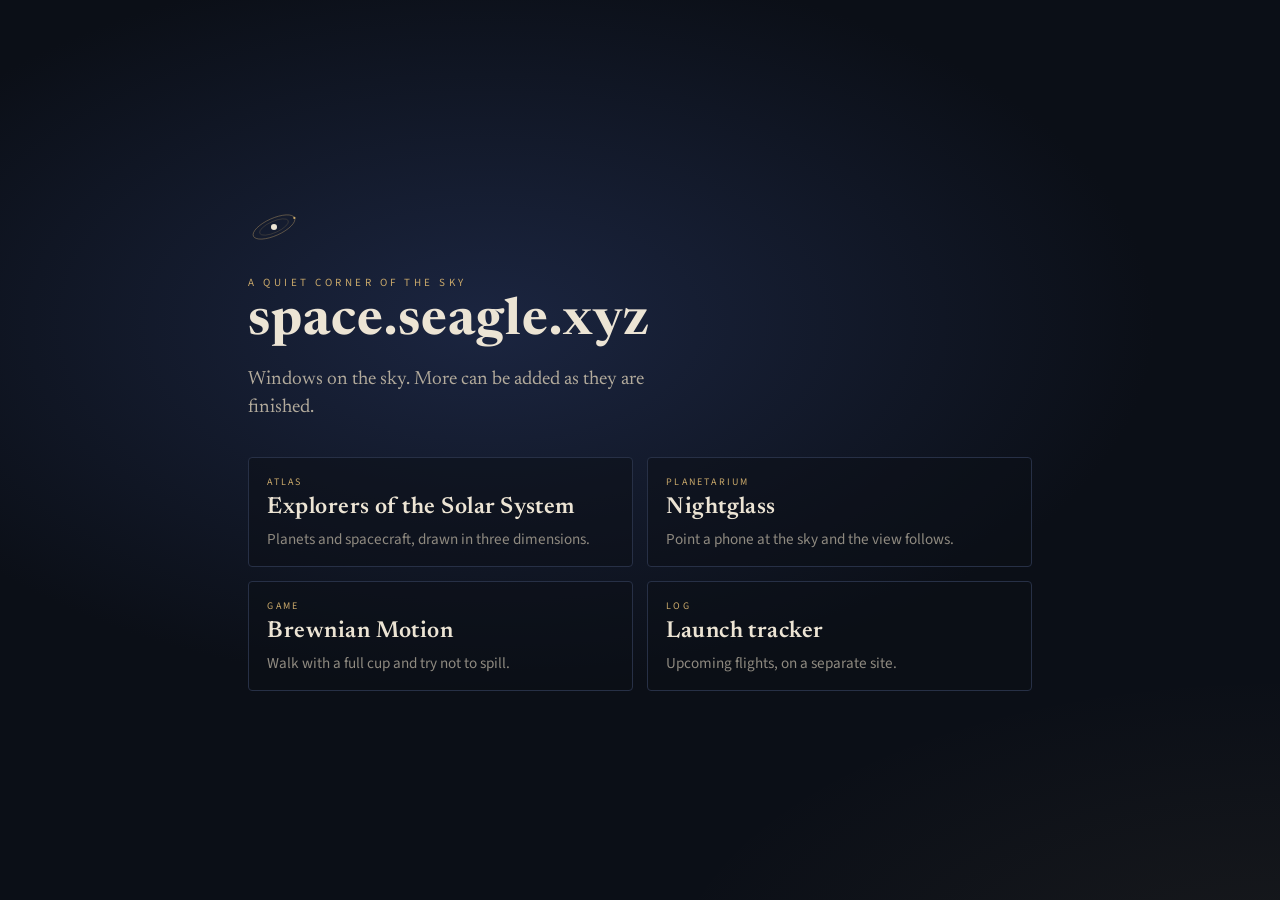
<file: index.html>
<!doctype html>
<html lang="en">
<head>
  <meta charset="utf-8">
  <meta name="viewport" content="width=device-width, initial-scale=1">
  <title>space.seagle.xyz</title>
  <meta name="description" content="space.example.com. A probe atlas, a phone planetarium, a coffee game, and a launch log.">
  <meta name="theme-color" content="#0b0f17">
  <meta name="color-scheme" content="dark">
  <link rel="icon" href="data:image/svg+xml,%3Csvg xmlns='http://www.w3.org/2000/svg' viewBox='0 0 32 32'%3E%3Cellipse cx='16' cy='16' rx='13' ry='6' fill='none' stroke='%23c9a86a' stroke-width='1.6' transform='rotate(-24 16 16)'/%3E%3Ccircle cx='16' cy='16' r='3.4' fill='%23ece4d4'/%3E%3C/svg%3E">
  <link rel="preconnect" href="https://fonts.googleapis.com">
  <link rel="preconnect" href="https://fonts.gstatic.com" crossorigin>
  <link href="https://fonts.googleapis.com/css2?family=Newsreader:opsz,wght@6..72,400;6..72,600;6..72,700&family=Source+Sans+3:wght@300;400;500&display=swap" rel="stylesheet">
  <style>
    :root {
      --ink: #0b0f17;
      --line: #273046;
      --paper: #ece4d4;
      --paper-dim: #b3ab9c;
      --muted: #8f8a80;
      --gold: #c9a86a;
      --serif: "Newsreader", "Iowan Old Style", Palatino, serif;
      --sans: "Source Sans 3", "Source Sans Pro", "Helvetica Neue", Helvetica, Arial, sans-serif;
    }
    * { box-sizing: border-box; }
    html, body { margin: 0; min-height: 100%; }
    body {
      background:
        radial-gradient(90% 70% at 38% 36%, #1b2540 0%, rgba(27, 37, 64, 0) 58%),
        radial-gradient(70% 50% at 100% 110%, rgba(201, 168, 106, 0.07), transparent 70%),
        var(--ink);
      color: var(--paper);
      font-family: var(--sans);
    }
    :focus-visible { outline: 2px solid var(--gold); outline-offset: 3px; }
    .skip {
      position: absolute; left: 1rem; top: -3rem; z-index: 2;
      background: var(--paper); color: var(--ink); padding: 0.4rem 0.7rem;
    }
    .skip:focus { top: 0.6rem; }
    main {
      min-height: 100vh;
      min-height: 100dvh;
      display: flex;
      flex-direction: column;
      justify-content: center;
      padding: 3.5rem 1.5rem 4rem;
      max-width: 52rem;
      margin: 0 auto;
    }
    .menu {
      display: grid;
      grid-template-columns: 1fr;
      gap: 0.85rem;
      margin-top: 2.2rem;
      width: 100%;
    }
    @media (min-width: 760px) {
      .menu { grid-template-columns: 1fr 1fr; }
    }
    .sigil { width: 52px; height: 52px; overflow: visible; }
    .sigil ellipse { fill: none; stroke: var(--gold); stroke-width: 1.1; opacity: 0.75; }
    .sigil ellipse + ellipse { opacity: 0.35; }
    .sigil-body { fill: var(--paper); }
    .sigil-moon { fill: var(--gold); }
    .kicker {
      margin: 1.4rem 0 0;
      color: var(--gold);
      font-size: 11px;
      letter-spacing: 0.32em;
      text-transform: uppercase;
    }
    h1 {
      margin: 0.35rem 0 0;
      font-family: var(--serif);
      font-weight: 700;
      font-size: clamp(2.1rem, 6vw, 3.2rem);
      letter-spacing: 0.02em;
      line-height: 1.05;
    }
    .lede {
      margin: 1rem 0 0;
      max-width: 28rem;
      color: var(--paper-dim);
      font-family: var(--serif);
      font-size: 1.2rem;
      line-height: 1.45;
    }
    .entry {
      display: flex;
      flex-direction: column;
      justify-content: center;
      min-height: 6.4rem;
      margin-top: 0;
      padding: 1.1rem 1.15rem 1rem;
      max-width: 28rem;
      text-decoration: none;
      color: inherit;
      border: 1px solid var(--line);
      border-radius: 4px;
      background: rgba(11, 15, 23, 0.55);
    }
    .entry:hover { border-color: var(--gold); background: rgba(201, 168, 106, 0.08); }
    .entry-kicker {
      display: block;
      color: var(--gold);
      font-size: 10px;
      letter-spacing: 0.22em;
      text-transform: uppercase;
    }
    .entry-title {
      display: block;
      margin-top: 0.35rem;
      font-family: var(--serif);
      font-size: 1.45rem;
      font-weight: 600;
      letter-spacing: 0.02em;
      line-height: 1.15;
    }
    .entry-note {
      display: block;
      margin-top: 0.45rem;
      color: var(--muted);
      font-size: 0.95rem;
      line-height: 1.4;
    }
  </style>
</head>
<body>
  <a class="skip" href="/probes/">Skip to the atlas</a>
  <main>
    <svg class="sigil" viewBox="0 0 120 120" aria-hidden="true" focusable="false">
      <ellipse cx="60" cy="60" rx="52" ry="20" transform="rotate(-24 60 60)"/>
      <ellipse cx="60" cy="60" rx="36" ry="13" transform="rotate(-24 60 60)"/>
      <circle class="sigil-body" cx="60" cy="60" r="7"/>
      <circle class="sigil-moon" cx="107" cy="39" r="2.6"/>
    </svg>
    <p class="kicker">A quiet corner of the sky</p>
    <h1>space.seagle.xyz</h1>
    <p class="lede">Windows on the sky. More can be added as they are finished.</p>
    <nav class="menu" aria-label="Sites">
      <a class="entry" href="/probes/">
        <span class="entry-kicker">Atlas</span>
        <span class="entry-title">Explorers of the Solar System</span>
        <span class="entry-note">Planets and spacecraft, drawn in three dimensions.</span>
      </a>
      <a class="entry" href="/sky/">
        <span class="entry-kicker">Planetarium</span>
        <span class="entry-title">Nightglass</span>
        <span class="entry-note">Point a phone at the sky and the view follows.</span>
      </a>
      <a class="entry" href="/coffee/">
        <span class="entry-kicker">Game</span>
        <span class="entry-title">Brewnian Motion</span>
        <span class="entry-note">Walk with a full cup and try not to spill.</span>
      </a>
      <a class="entry" href="https://launch.seagle.xyz/">
        <span class="entry-kicker">Log</span>
        <span class="entry-title">Launch tracker</span>
        <span class="entry-note">Upcoming flights, on a separate site.</span>
      </a>
    </nav>
  </main>
</body>
</html>
</file>
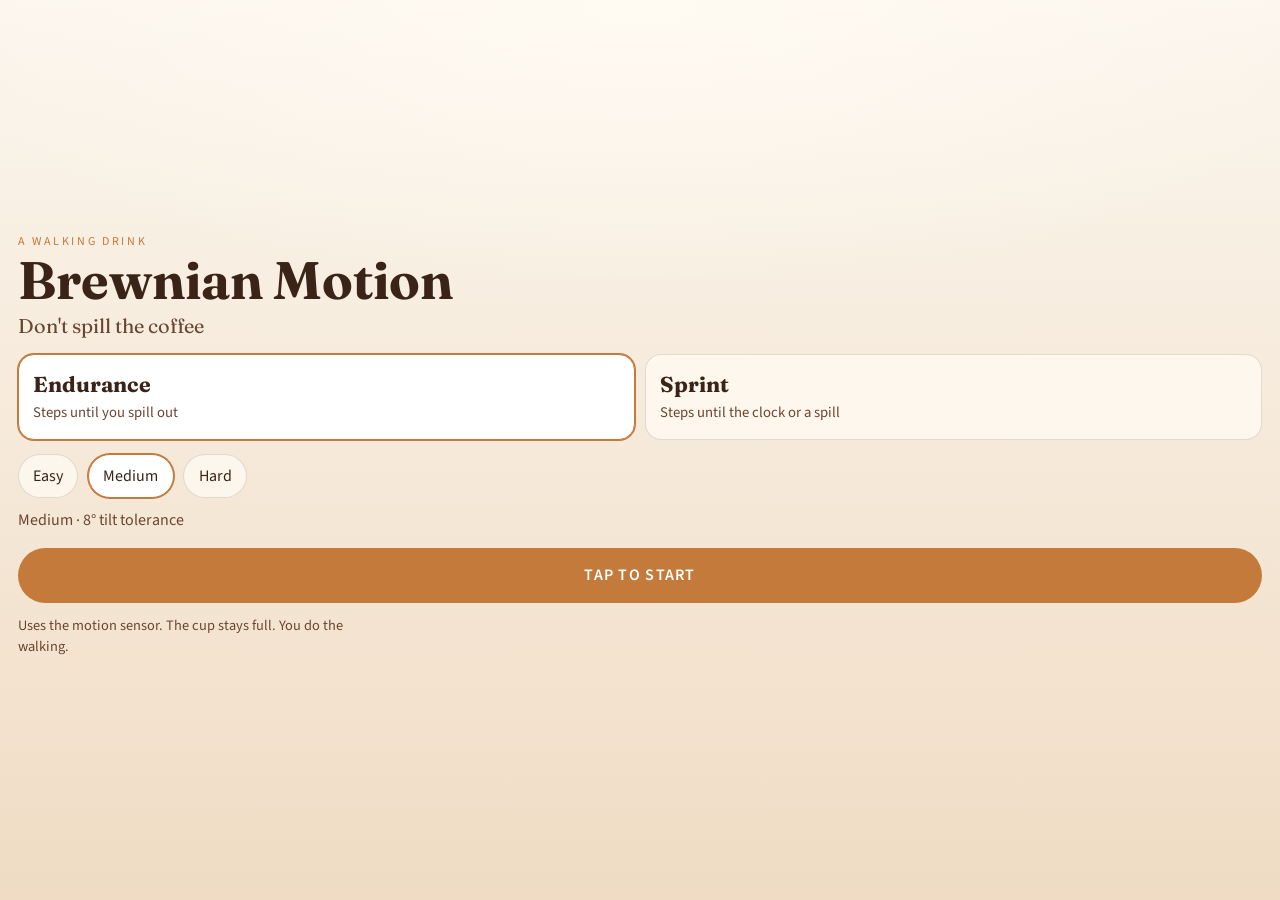
<file: coffee/index.html>
<!doctype html>
<html lang="en">
<head>
  <meta charset="utf-8">
  <meta name="viewport" content="width=device-width, initial-scale=1, viewport-fit=cover">
  <title>Brewnian Motion</title>
  <meta name="description" content="Don't spill the coffee. A phone game on space.example.com.">
  <meta name="theme-color" content="#f6efe4">
  <meta name="color-scheme" content="light">
  <link rel="preconnect" href="https://fonts.googleapis.com">
  <link rel="preconnect" href="https://fonts.gstatic.com" crossorigin>
  <link href="https://fonts.googleapis.com/css2?family=Fraunces:opsz,wght@9..144,560;9..144,680&family=Source+Sans+3:wght@400;600&display=swap" rel="stylesheet">
  <link rel="stylesheet" href="styles.css">
</head>
<body>
  <section class="gate" id="gate">
    <p class="kicker">A walking drink</p>
    <h1>Brewnian Motion</h1>
    <p class="sub">Don't spill the coffee</p>
    <div class="modes" role="group" aria-label="Mode">
      <button type="button" class="card on" data-mode="endurance">
        <strong>Endurance</strong>
        <span>Steps until you spill out</span>
      </button>
      <button type="button" class="card" data-mode="sprint">
        <strong>Sprint</strong>
        <span>Steps until the clock or a spill</span>
      </button>
    </div>
    <div class="sprint-times" id="sprint-times" hidden>
      <button type="button" data-secs="10" class="on">10s</button>
      <button type="button" data-secs="15">15s</button>
    </div>
    <div class="diffs" role="group" aria-label="Difficulty">
      <button type="button" data-diff="easy">Easy</button>
      <button type="button" data-diff="medium" class="on">Medium</button>
      <button type="button" data-diff="hard">Hard</button>
    </div>
    <p class="hint" id="hint">Medium · 8° tilt tolerance</p>
    <button type="button" class="start" id="start">Tap to start</button>
    <p class="note">Uses the motion sensor. The cup stays full. You do the walking.</p>
  </section>

  <div class="play" id="play" hidden>
    <canvas id="c"></canvas>
    <div class="hud" id="hud">
      <div>
        <p class="label">Steps</p>
        <p class="steps" id="steps">0</p>
      </div>
      <p class="badge" id="badge">Medium</p>
      <div class="level-wrap">
        <p class="label">Level</p>
        <div class="bubble" id="bubble" aria-hidden="true"><span id="bubble-dot"></span></div>
      </div>
      <div class="clock" id="clock" hidden>
        <p class="label">Sprint</p>
        <p class="timer" id="timer">0:10</p>
      </div>
    </div>
    <p class="hold" id="hold">Hold level · keep walking</p>
    <div id="debug" hidden>
      <p id="debug-text"></p>
      <canvas id="debug-wave" width="340" height="72"></canvas>
    </div>
    <p class="count" id="count" hidden>3</p>
    <section class="over" id="over" hidden>
      <div class="score">
        <p class="kicker">Brewnian Motion</p>
        <p class="over-mode" id="over-mode"></p>
        <p class="over-steps" id="over-steps">0</p>
        <p class="over-note" id="over-note"></p>
        <p class="best" id="best"></p>
        <div class="over-actions">
          <button type="button" id="share">Share</button>
          <button type="button" id="again">Play again</button>
        </div>
      </div>
    </section>
  </div>
  <script src="tilt.js"></script>
  <script src="stepdetect.js"></script>
  <script src="app.js"></script>
</body>
</html>
</file>
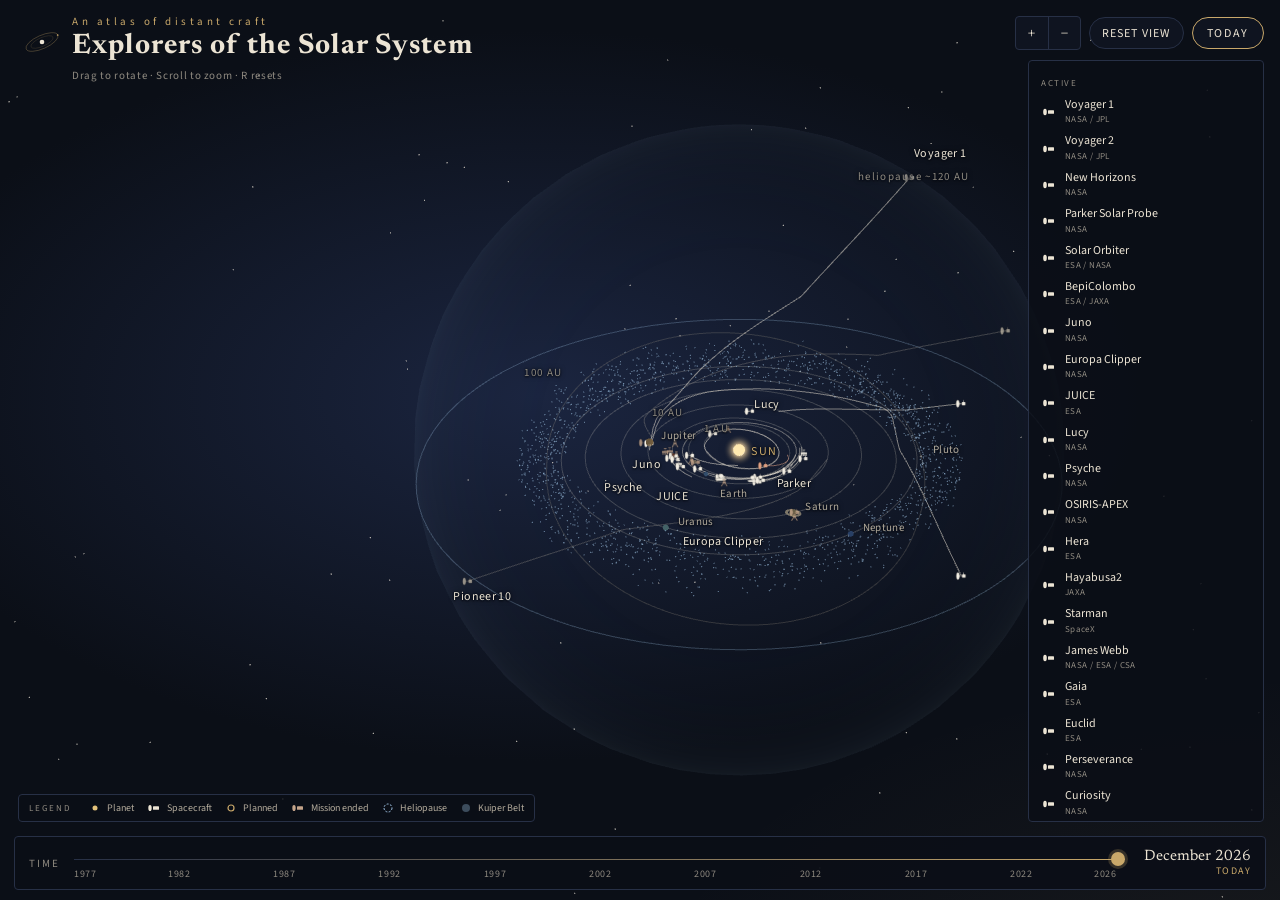
<file: probes/index.html>
<!doctype html>
<html lang="en">
<head>
  <meta charset="utf-8">
  <meta name="viewport" content="width=device-width, initial-scale=1">
  <title>Explorers of the Solar System</title>
  <meta name="description" content="A three-dimensional atlas of planets and spacecraft, from Voyager to the craft still flying.">
  <meta name="theme-color" content="#0b0f17">
  <meta name="color-scheme" content="dark">
  <link rel="icon" href="data:image/svg+xml,%3Csvg xmlns='http://www.w3.org/2000/svg' viewBox='0 0 32 32'%3E%3Cellipse cx='16' cy='16' rx='13' ry='6' fill='none' stroke='%23c9a86a' stroke-width='1.6' transform='rotate(-24 16 16)'/%3E%3Ccircle cx='16' cy='16' r='3.4' fill='%23ece4d4'/%3E%3C/svg%3E">
  <link rel="preconnect" href="https://fonts.googleapis.com">
  <link rel="preconnect" href="https://fonts.gstatic.com" crossorigin>
  <link href="https://fonts.googleapis.com/css2?family=Newsreader:opsz,wght@6..72,400;6..72,600;6..72,700&family=Source+Sans+3:wght@300;400;500&display=swap" rel="stylesheet">
  <link rel="stylesheet" href="styles.css">
</head>
<body>
  <a class="skip" href="#dock">Skip to the craft list</a>
  <div class="stage" id="stage">
    <canvas id="c3" aria-label="Three-dimensional map of the solar system. Drag to rotate, scroll to zoom, right-drag to pan."></canvas>
    <div id="labels" aria-hidden="true"></div>
    <svg id="hover-lines" aria-hidden="true"></svg>
    <div class="dim" id="dim"></div>
    <div class="veil" id="veil"></div>
    <p class="webgl-fail" id="webgl-fail" hidden>This view needs WebGL, and the browser did not start it.</p>

    <header class="masthead">
      <svg class="sigil" viewBox="0 0 120 120" aria-hidden="true" focusable="false">
        <ellipse cx="60" cy="60" rx="52" ry="20" transform="rotate(-24 60 60)"/>
        <ellipse cx="60" cy="60" rx="36" ry="13" transform="rotate(-24 60 60)"/>
        <circle class="sigil-body" cx="60" cy="60" r="7"/>
        <circle class="sigil-moon" cx="107" cy="39" r="2.6"/>
      </svg>
      <div class="masthead-text">
        <p class="kicker">An atlas of distant craft</p>
        <h1>Explorers of the Solar System</h1>
        <p class="hint" id="hint">Drag to rotate · Scroll to zoom · R resets</p>
      </div>
    </header>
    <p class="scale-exag" id="scale-note">Scale is exaggerated</p>

    <div class="controls">
      <button class="list-toggle" type="button" id="list-toggle" aria-expanded="false" aria-controls="dock">Craft</button>
      <div class="zoom" role="group" aria-label="Zoom">
        <button type="button" id="zoom-in" aria-label="Zoom in">+</button>
        <button type="button" id="zoom-out" aria-label="Zoom out">−</button>
      </div>
      <button class="reset" type="button" id="reset-view" aria-keyshortcuts="R">Reset view</button>
      <button class="today" type="button" id="today">Today</button>
    </div>

    <aside class="legend" aria-label="Legend">
      <h2>Legend</h2>
      <div class="legend-row"><svg width="14" height="10" aria-hidden="true"><circle cx="7" cy="5" r="2.5" fill="#e3c27a"/></svg>Planet</div>
      <div class="legend-row"><svg width="16" height="10" aria-hidden="true"><ellipse cx="4" cy="5" rx="1.7" ry="3.1" fill="#ece4d4"/><rect x="7" y="3.2" width="6" height="3.6" rx="0.6" fill="#ece4d4"/></svg>Spacecraft</div>
      <div class="legend-row"><svg width="14" height="10" aria-hidden="true"><circle cx="7" cy="5" r="3" fill="none" stroke="#c9a86a" stroke-width="1.2"/></svg>Planned</div>
      <div class="legend-row"><svg width="16" height="10" aria-hidden="true"><ellipse cx="4" cy="5" rx="1.7" ry="3.1" fill="#c4a48a"/><rect x="7" y="3.2" width="6" height="3.6" rx="0.6" fill="#c4a48a"/></svg>Mission ended</div>
      <div class="legend-row"><svg width="14" height="10" aria-hidden="true"><circle cx="7" cy="5" r="4" fill="none" stroke="#9cc0e0" stroke-dasharray="2 1.4" stroke-width="1"/></svg>Heliopause</div>
      <div class="legend-row"><svg width="14" height="10" aria-hidden="true"><circle cx="7" cy="5" r="4" fill="rgba(156,192,224,0.35)"/></svg>Kuiper Belt</div>
    </aside>

    <aside class="dock" id="dock" aria-label="Spacecraft">
      <div class="dock-scroll" id="dock-scroll"></div>
    </aside>

    <div class="toolbar">
      <div class="toolbar-label" id="time-label">Time</div>
      <div class="slider">
        <input id="time" type="range" min="0" max="1000" step="1" value="1000" aria-labelledby="time-label" aria-valuetext="">
        <div class="slider-years" id="slider-years" aria-hidden="true"></div>
      </div>
      <div class="slider-now">
        <span class="slider-date" id="slider-date"></span>
        <span class="slider-tag" id="slider-tag">Today</span>
      </div>
    </div>

    <article class="card" id="card" role="dialog" aria-modal="false" aria-labelledby="card-name" hidden>
      <div class="card-top">
        <span class="badge" id="card-badge"></span>
        <button type="button" class="card-close" id="card-close" aria-label="Close mission details">×</button>
      </div>
      <h2 id="card-name"></h2>
      <p class="card-sub" id="card-sub"></p>
      <dl class="facts" id="card-facts"></dl>
      <p class="card-fact" id="card-fact"></p>
      <p class="card-note">Distances and speeds are approximate.</p>
    </article>
  </div>
  <script type="module" src="app.js"></script>
</body>
</html>
</file>
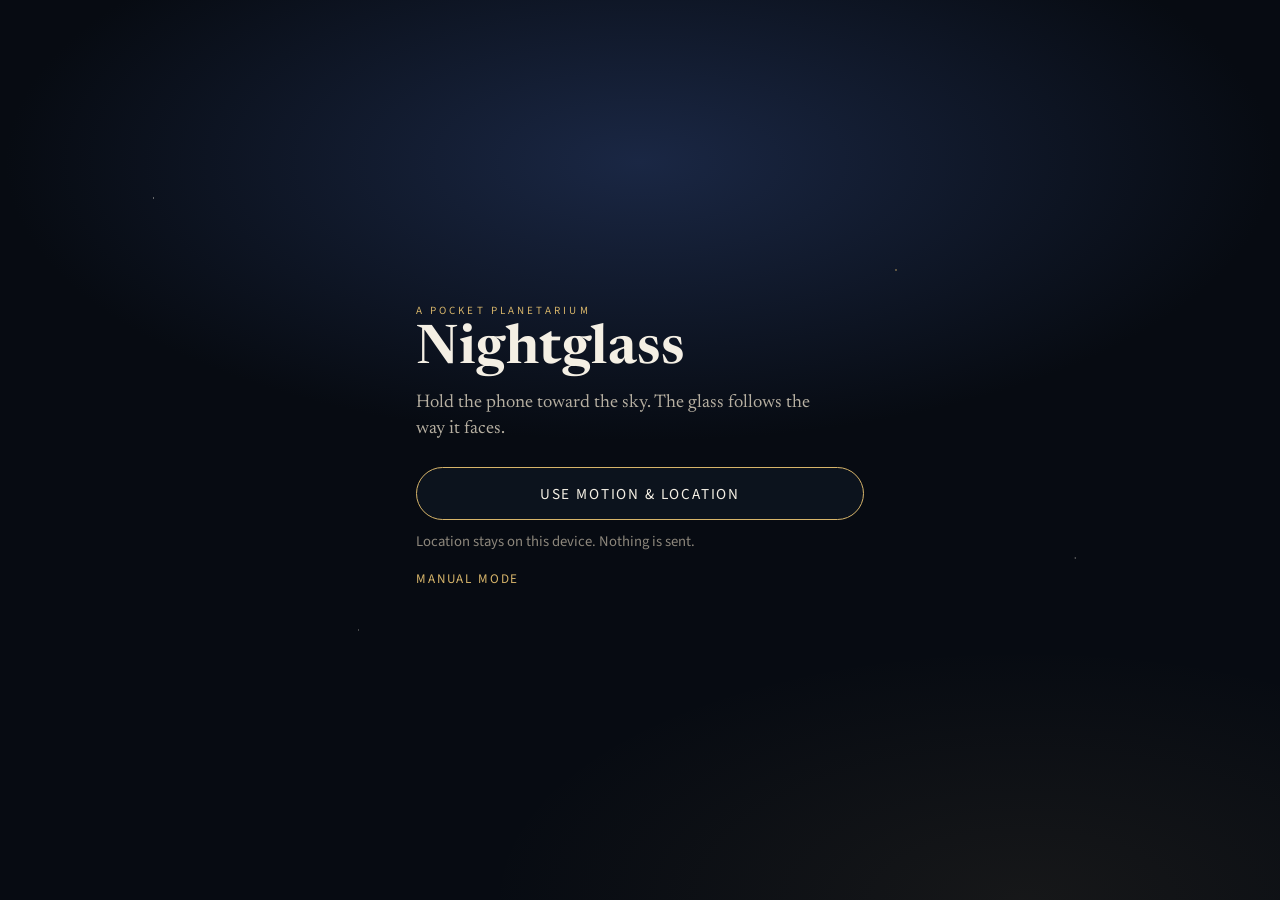
<file: sky/index.html>
<!doctype html>
<html lang="en">
<head>
  <meta charset="utf-8">
  <meta name="viewport" content="width=device-width, initial-scale=1, viewport-fit=cover">
  <title>Nightglass</title>
  <meta name="description" content="A phone planetarium. Point the device at the sky. Hosted at space.example.com.">
  <meta name="theme-color" content="#070b12">
  <meta name="color-scheme" content="dark">
  <link rel="icon" href="data:image/svg+xml,%3Csvg xmlns='http://www.w3.org/2000/svg' viewBox='0 0 32 32'%3E%3Ccircle cx='16' cy='16' r='2' fill='%23ece4d4'/%3E%3Ccircle cx='8' cy='10' r='1' fill='%23c9a86a'/%3E%3Ccircle cx='24' cy='8' r='0.8' fill='%23ece4d4'/%3E%3Ccircle cx='22' cy='22' r='1.1' fill='%23ece4d4'/%3E%3C/svg%3E">
  <link rel="preconnect" href="https://fonts.googleapis.com">
  <link rel="preconnect" href="https://fonts.gstatic.com" crossorigin>
  <link href="https://fonts.googleapis.com/css2?family=Newsreader:opsz,wght@6..72,500;6..72,650&family=Source+Sans+3:wght@400;500;600&display=swap" rel="stylesheet">
  <link rel="stylesheet" href="styles.css?v=20261128d">
</head>
<body>
  <section class="gate" id="gate">
    <div class="gate-sky" aria-hidden="true"></div>
    <div class="gate-card">
      <p class="kicker">A pocket planetarium</p>
      <h1>Nightglass</h1>
      <p class="lede">Hold the phone toward the sky. The glass follows the way it faces.</p>
      <button type="button" class="go" id="go-live">Use motion &amp; location</button>
      <p class="privacy">Location stays on this device. Nothing is sent.</p>
      <button type="button" class="manual" id="go-manual">Manual mode</button>
      <form class="place" id="place" hidden>
        <p>Location is off. Enter a place, or keep the default.</p>
        <label>Latitude <input id="lat" inputmode="decimal" value="34.08" autocomplete="off"></label>
        <label>Longitude <input id="lon" inputmode="decimal" value="-118.07" autocomplete="off"></label>
        <button type="submit">Use this place</button>
      </form>
    </div>
  </section>

  <div class="stage" id="stage" hidden>
    <canvas id="sky" aria-label="The sky. Drag to look around in manual mode. Tap an object for details."></canvas>
    <p class="hud" id="hud">● — · Alt —</p>
    <pre id="orient-debug" hidden></pre>
    <form class="find" id="find" role="search">
      <input id="find-q" type="search" placeholder="Find a star or constellation" aria-label="Find a star or constellation" autocomplete="off">
      <ul id="find-list" hidden></ul>
    </form>
    <p class="banner" id="banner" hidden>Center a known light in the ring, then tap it.</p>
    <div class="guide" id="guide" hidden>
      <p id="guide-label"></p>
      <button type="button" id="guide-cancel" aria-label="Cancel guidance">×</button>
    </div>
    <div class="bar">
      <button type="button" class="now" id="now">Now</button>
      <div class="scrub">
        <input id="scrub" type="range" min="-12" max="12" step="0.05" value="0" aria-label="Shift time, twelve hours either side of now">
        <p class="when" id="when"></p>
      </div>
      <div class="toggles" role="group" aria-label="Display">
        <button type="button" data-key="lines" aria-pressed="true" aria-label="Lines, standard">Lines<span class="mode" id="lines-mode">Standard</span></button>
        <button type="button" data-key="labels" aria-pressed="true">Labels</button>
        <button type="button" data-key="grid" aria-pressed="false">Grid</button>
        <button type="button" data-key="night" aria-pressed="false">Night</button>
        <button type="button" data-key="cal" aria-pressed="false">Calibrate</button>
      </div>
    </div>
    <aside class="sheet" id="sheet" hidden>
      <div class="sheet-card" role="dialog" aria-modal="false" aria-labelledby="sheet-name">
        <button type="button" class="sheet-close" id="sheet-close" aria-label="Close details">×</button>
        <p class="kicker" id="sheet-type"></p>
        <h2 id="sheet-name"></h2>
        <dl id="sheet-facts"></dl>
        <p class="sheet-note" id="sheet-note" hidden></p>
        <p class="sheet-more" id="sheet-more" hidden><a id="sheet-wiki" target="_blank" rel="noopener noreferrer">Search on Wikipedia</a></p>
      </div>
    </aside>
  </div>
  <script>window.NG_VERSION = "20261128d";</script>
  <script src="vendor/astronomy.browser.min.js?v=20261128d"></script>
  <script src="orient.js?v=20261128d"></script>
  <script src="app.js?v=20261128d"></script>
</body>
</html>
</file>
<file: coffee/styles.css>
:root {
  --foam: #fffaf3;
  --paper: #f7f1e6;
  --caramel: #c47a3a;
  --espresso: #3a2418;
  --latte: #f3e2cc;
  --cream: #fff8ee;
  --serif: "Fraunces", Palatino, serif;
  --sans: "Source Sans 3", "Helvetica Neue", sans-serif;
  color-scheme: light;
}
* { box-sizing: border-box; }
html, body {
  margin: 0;
  height: 100%;
  background: linear-gradient(180deg, #fbf6ee 0%, #f0dcc4 100%);
  color: var(--espresso);
  font-family: var(--sans);
}
button { font: inherit; color: inherit; cursor: pointer; }
[hidden] { display: none !important; }
:focus-visible { outline: 2px solid var(--caramel); outline-offset: 3px; }

.gate {
  min-height: 100%;
  min-height: 100dvh;
  padding: 1.4rem 1.1rem 2rem;
  display: flex;
  flex-direction: column;
  justify-content: center;
  background:
    radial-gradient(80% 46% at 50% 0%, rgba(255, 250, 242, 0.95), transparent 72%),
    linear-gradient(180deg, #fbf6ee 0%, #f0dcc4 100%);
  color: var(--espresso);
}
.kicker { margin: 0; letter-spacing: 0.22em; text-transform: uppercase; color: var(--caramel); font-size: 12px; }
h1, h2 { margin: 0.2rem 0 0; font-family: var(--serif); font-weight: 680; font-size: clamp(2.2rem, 8vw, 3.3rem); line-height: 1.02; color: var(--espresso); }
.sub { margin: 0.35rem 0 1rem; font-family: var(--serif); font-size: 1.25rem; color: #6a4630; }
.modes, .diffs, .sprint-times, .over-actions { display: flex; gap: 0.6rem; flex-wrap: wrap; }
.card, .diffs button, .sprint-times button {
  border: 1px solid rgba(58, 36, 24, 0.14);
  background: rgba(255, 250, 243, 0.78);
  color: var(--espresso);
  border-radius: 16px;
  text-align: left;
}
.card { flex: 1 1 9rem; min-height: 5.4rem; padding: 0.85rem 0.9rem; }
.card strong { display: block; font-family: var(--serif); font-size: 1.35rem; }
.card span { display: block; margin-top: 0.25rem; color: #6a4630; font-size: 0.92rem; }
.card.on, .diffs button.on, .sprint-times button.on {
  border-color: var(--caramel);
  background: #fff;
  box-shadow: 0 0 0 1px var(--caramel);
}
.sprint-times { margin-top: 0.7rem; }
.sprint-times button, .diffs button { min-height: 2.7rem; padding: 0 0.9rem; border-radius: 999px; }
.diffs { margin-top: 0.9rem; }
.hint, .note { color: #6a4630; }
.hint { margin: 0.7rem 0 0; }
.note { margin: 0.8rem 0 0; font-size: 0.9rem; max-width: 22rem; }
.start {
  margin-top: 1.1rem; min-height: 3.4rem; border: 0; border-radius: 999px;
  background: var(--caramel); color: #fff; font-weight: 600; letter-spacing: 0.08em;
  text-transform: uppercase; font-size: 1rem;
}

.play { position: relative; height: 100%; height: 100dvh; overflow: hidden; background: #f6ead8; touch-action: none; }
#c { position: absolute; inset: 0; width: 100%; height: 100%; display: block; }
.hud {
  position: absolute; z-index: 2; top: max(10px, env(safe-area-inset-top)); left: 10px; right: 10px;
  display: flex; align-items: center; gap: 0.65rem;
  padding: 0.55rem 0.75rem; border-radius: 18px;
  background: rgba(255, 250, 243, 0.92);
  border: 1px solid rgba(58, 36, 24, 0.1);
  box-shadow: 0 8px 22px rgba(90, 55, 30, 0.08);
  color: var(--espresso);
}
.label { margin: 0; letter-spacing: 0.16em; text-transform: uppercase; font-size: 10px; color: #8a6244; }
.steps {
  margin: 0; display: inline-block; transform-origin: left center;
  font-family: var(--serif); font-size: 2.35rem; line-height: 0.9; color: var(--espresso);
  transition: transform 0.14s ease;
}
.steps.bump { transform: scale(1.14); }
.badge {
  margin: 0; padding: 0.28rem 0.6rem; border-radius: 999px;
  background: var(--caramel); color: #fff; font-size: 0.82rem; font-weight: 600;
}
.level-wrap { margin-left: auto; display: flex; flex-direction: column; align-items: center; gap: 1px; }
.bubble {
  width: 46px; height: 46px; border-radius: 50%; position: relative;
  border: 2px solid var(--caramel);
  background: radial-gradient(circle at 40% 35%, #fff, #f3e2cc 72%);
  box-shadow: inset 0 0 0 1px rgba(58, 36, 24, 0.06);
}
.bubble.hot { border-color: #8a3d16; }
#bubble-dot {
  position: absolute; width: 9px; height: 9px; border-radius: 50%;
  background: #3a2418; left: 50%; top: 50%;
  transform: translate(-50%, -50%);
}
.clock { text-align: right; min-width: 3.2rem; }
.timer { margin: 0; font-family: var(--serif); font-size: 1.55rem; line-height: 1; font-variant-numeric: tabular-nums; }
.hold, .count { position: absolute; left: 0; right: 0; text-align: center; margin: 0; z-index: 2; }
.hold { bottom: max(16px, env(safe-area-inset-bottom)); letter-spacing: 0.08em; color: #6a4630; }
.count {
  top: 38%; font-family: var(--serif); font-size: 5rem; color: var(--espresso);
  text-shadow: 0 8px 24px rgba(255, 248, 238, 0.8);
}

.over {
  position: absolute; z-index: 4; left: 0; right: 0; bottom: 0;
  padding: 2.5rem 12px max(12px, env(safe-area-inset-bottom));
  background: linear-gradient(180deg, rgba(243, 226, 204, 0), rgba(243, 226, 204, 0.72) 28%, rgba(243, 226, 204, 0.88));
}
.score {
  background: var(--foam);
  color: var(--espresso);
  border-radius: 22px;
  padding: 1.15rem 1.15rem 1rem;
  box-shadow: 0 16px 40px rgba(58, 36, 24, 0.16);
}
.over-mode, .over-note, .best { color: #6a4630; }
.over-mode { margin: 0.35rem 0 0; }
.over-steps { margin: 0.15rem 0; font-family: var(--serif); font-size: 4.2rem; line-height: 0.9; color: var(--espresso); }
.over-note { margin: 0.2rem 0; font-family: var(--serif); font-size: 1.15rem; }
.best { margin: 0.35rem 0 0; }
.over-actions { margin-top: 0.9rem; }
.over-actions button { min-height: 3rem; padding: 0 1.1rem; border-radius: 999px; }
#share {
  background: transparent;
  color: var(--espresso);
  border: 1.5px solid var(--caramel);
}
#again {
  margin: 0;
  background: var(--caramel);
  color: #fff;
  border: 0;
  font-weight: 600;
  letter-spacing: 0.06em;
  text-transform: uppercase;
}
#debug {
  position: fixed; z-index: 30; left: 8px; right: 8px; bottom: 8px;
  margin: 0; padding: 0.55rem 0.7rem 0.45rem; border-radius: 10px;
  background: rgba(255, 250, 243, 0.94); color: var(--espresso);
  border: 1px solid rgba(58, 36, 24, 0.15); pointer-events: none;
}
#debug-text { margin: 0 0 0.35rem; font: 11px ui-monospace, monospace; white-space: pre-wrap; }
#debug-wave { width: 100%; height: 72px; display: block; border-radius: 6px; }
</file>
<file: probes/styles.css>
/* Explorers of the Solar System — 3D atlas. Ink, cream, and gold. */

:root {
  --ink: #0b0f17;
  --ink-2: #111723;
  --line: #273046;
  --paper: #ece4d4;
  --paper-dim: #b3ab9c;
  --muted: #8f8a80;
  --gold: #c9a86a;
  --sage: #a8cfa9;
  --rust: #e3a283;
  --serif: "Newsreader", "Iowan Old Style", Palatino, serif;
  --sans: "Source Sans 3", "Source Sans Pro", "Helvetica Neue", Helvetica, Arial, sans-serif;
  --dock: 236px;
}

* { box-sizing: border-box; }
html, body {
  margin: 0;
  height: 100%;
  background: var(--ink);
  color: var(--paper);
  font-family: var(--sans);
  overflow: hidden;
}
button, input { font: inherit; color: inherit; }
:focus-visible { outline: 2px solid var(--gold); outline-offset: 3px; }
.skip {
  position: absolute; left: 1rem; top: -3rem; z-index: 30;
  background: var(--paper); color: var(--ink); padding: 0.4rem 0.7rem;
}
.skip:focus { top: 0.6rem; }

.stage {
  position: relative;
  width: 100%;
  height: 100vh;
  height: 100dvh;
  overflow: hidden;
  background:
    radial-gradient(90% 70% at 42% 44%, #1b2540 0%, rgba(27, 37, 64, 0) 58%),
    radial-gradient(70% 50% at 100% 110%, rgba(201, 168, 106, 0.07), transparent 70%),
    var(--ink);
}
#c3 { position: absolute; inset: 0; width: 100%; height: 100%; display: block; z-index: 1; touch-action: none; }
#labels { position: absolute; inset: 0; z-index: 5; pointer-events: none; overflow: hidden; }
#hover-lines { position: absolute; inset: 0; width: 100%; height: 100%; z-index: 5; pointer-events: none; }
.dim {
  display: none; position: absolute; inset: 0; z-index: 4; pointer-events: none;
  background: radial-gradient(circle 140px at var(--spot-x, 50%) var(--spot-y, 40%), transparent 0 40px, rgba(11, 15, 23, 0.18) 160px);
}
body.card-open .dim { display: block; }
.veil {
  position: absolute; inset: 0; z-index: 7; pointer-events: none;
  background: #070b12; opacity: 0;
}
.webgl-fail {
  position: absolute; inset: 0; z-index: 20; display: flex; align-items: center; justify-content: center;
  color: var(--rust); font-family: var(--serif); font-size: 1.3rem;
}
.webgl-fail[hidden] { display: none; }

.masthead {
  position: absolute; top: 14px; left: 22px; z-index: 6;
  display: flex; gap: 10px; align-items: flex-start; pointer-events: none;
  max-width: calc(100% - var(--dock) - 160px);
}
.sigil { width: 40px; height: 40px; margin-top: 8px; flex: none; overflow: visible; }
.sigil ellipse { fill: none; stroke: var(--gold); stroke-width: 1.1; opacity: 0.75; }
.sigil ellipse + ellipse { opacity: 0.35; }
.sigil-body { fill: var(--paper); }
.sigil-moon { fill: var(--gold); }
.kicker { margin: 0; color: var(--gold); font-size: 11px; letter-spacing: 0.32em; }
h1 {
  margin: 2px 0 0; font-family: var(--serif); font-weight: 700;
  font-size: clamp(1.2rem, 2.2vw, 1.9rem); letter-spacing: 0.04em; line-height: 1.1; white-space: nowrap;
}
.hint { margin: 6px 0 0; color: var(--muted); font-size: 11px; letter-spacing: 0.06em; }
body.earth .hint { display: none; }
.scale-exag {
  display: none; position: absolute; left: 24px; bottom: 118px; z-index: 6; margin: 0;
  font-size: 11px; letter-spacing: 0.12em; color: var(--muted); pointer-events: none;
}
body.earth .scale-exag { display: block; }

.controls {
  position: absolute; top: 16px; right: 16px; z-index: 8;
  display: flex; gap: 8px; align-items: center;
}
.list-toggle { display: none; }
.zoom { display: flex; border: 1px solid var(--line); border-radius: 4px; overflow: hidden; background: rgba(17, 23, 35, 0.78); }
.zoom button {
  width: 32px; height: 32px; border: 0; background: transparent; color: var(--paper);
  font-family: var(--serif); font-size: 18px; cursor: pointer;
}
.zoom button + button { border-left: 1px solid var(--line); }
.today, .reset {
  height: 32px; padding: 0 14px; border-radius: 999px;
  background: rgba(17, 23, 35, 0.78); letter-spacing: 0.14em; text-transform: uppercase;
  font-size: 12px; cursor: pointer; white-space: nowrap;
}
.today { border: 1px solid var(--gold); }
.reset { border: 1px solid var(--line); padding: 0 12px; letter-spacing: 0.1em; }
.reset:hover { border-color: var(--gold); }

.legend {
  position: absolute; left: 18px; bottom: 78px; z-index: 6;
  display: flex; flex-wrap: wrap; gap: 8px 12px; align-items: center;
  max-width: calc(100% - var(--dock) - 48px);
  padding: 6px 10px; border: 1px solid var(--line); border-radius: 4px;
  background: rgba(11, 15, 23, 0.78); pointer-events: none;
}
.legend h2 { margin: 0 4px 0 0; font: 400 9px/1 var(--sans); letter-spacing: 0.2em; text-transform: uppercase; color: var(--muted); }
.legend-row { display: flex; align-items: center; gap: 5px; font-size: 10px; color: var(--paper-dim); white-space: nowrap; }

.dock {
  position: absolute; top: 60px; right: 16px; bottom: 78px; z-index: 6;
  width: var(--dock); border: 1px solid var(--line); border-radius: 4px;
  background: rgba(11, 15, 23, 0.86); display: flex; flex-direction: column; overflow: hidden;
}
.dock-scroll { flex: 1; overflow: auto; padding: 8px 0 12px; }
.dock-scroll::-webkit-scrollbar { width: 6px; }
.dock-scroll::-webkit-scrollbar-thumb { background: #273046; border-radius: 3px; }
.dock-heading {
  margin: 8px 12px 4px; font-size: 9px; letter-spacing: 0.18em; text-transform: uppercase; color: var(--muted); font-weight: 400;
}
.row {
  display: flex; align-items: center; gap: 8px; width: 100%;
  padding: 4px 10px; min-height: 30px; border: 0; border-left: 2px solid transparent;
  background: transparent; text-align: left; cursor: pointer;
}
.row:hover, .row.is-hot { background: rgba(236, 228, 212, 0.05); }
.row.is-active { background: rgba(201, 168, 106, 0.14); border-left-color: var(--gold); }
.row-icon { flex: none; width: 16px; height: 12px; }
.row-text { display: flex; flex-direction: column; min-width: 0; flex: 1; }
.row-name { font-size: 12px; line-height: 1.2; white-space: nowrap; overflow: hidden; text-overflow: ellipsis; }
.row-agency { margin-top: 1px; font-size: 9px; letter-spacing: 0.04em; color: var(--muted); white-space: nowrap; overflow: hidden; text-overflow: ellipsis; }

.toolbar {
  position: absolute; left: 14px; right: 14px; bottom: 10px; z-index: 8;
  display: flex; align-items: center; gap: 14px; height: 54px; padding: 0 14px;
  border: 1px solid var(--line); border-radius: 4px; background: rgba(11, 15, 23, 0.92);
}
.toolbar-label { font-size: 11px; letter-spacing: 0.18em; text-transform: uppercase; color: var(--muted); }
.slider { position: relative; flex: 1; height: 36px; }
.slider input[type="range"] {
  position: absolute; left: 0; right: 0; top: 6px; width: 100%; margin: 0; height: 16px;
  background: transparent; appearance: none; cursor: pointer;
}
.slider input[type="range"]::-webkit-slider-runnable-track { height: 1px; background: linear-gradient(to right, var(--line), var(--gold)); }
.slider input[type="range"]::-webkit-slider-thumb {
  appearance: none; width: 14px; height: 14px; margin-top: -6.5px; border: 0; border-radius: 50%;
  background: var(--gold); box-shadow: 0 0 0 3px rgba(201, 168, 106, 0.22);
}
.slider input[type="range"]::-moz-range-track { height: 1px; background: var(--gold); border: 0; }
.slider input[type="range"]::-moz-range-thumb { width: 14px; height: 14px; border: 0; border-radius: 50%; background: var(--gold); }
.slider-years { position: absolute; left: 0; right: 0; top: 22px; height: 14px; pointer-events: none; }
.slider-years span {
  position: absolute; top: 0; transform: translateX(-50%);
  font-size: 10px; letter-spacing: 0.06em; color: var(--muted);
}
.slider-years span:first-child { transform: none; }
.slider-now { min-width: 7rem; text-align: right; font-family: var(--serif); font-size: 15px; line-height: 1.15; }
.slider-tag { display: block; margin-top: 1px; font-family: var(--sans); font-size: 10px; letter-spacing: 0.14em; text-transform: uppercase; color: var(--gold); }
.slider-tag:empty { display: none; }

.card {
  position: absolute; top: 64px; right: calc(var(--dock) + 28px); z-index: 9;
  width: min(320px, calc(100% - var(--dock) - 48px));
  max-height: calc(100% - 160px); overflow: auto;
  border: 1px solid var(--line); border-radius: 4px;
  background: linear-gradient(180deg, #161e2e, rgba(17, 23, 35, 0.97));
  box-shadow: 0 18px 50px rgba(0, 0, 0, 0.5); padding: 14px 16px 12px;
}
.card[hidden] { display: none; }
.card-top { display: flex; justify-content: space-between; align-items: center; gap: 8px; }
.badge {
  display: inline-block; padding: 0.05rem 0.5rem; border: 1px solid currentColor; border-radius: 999px;
  font-size: 10px; letter-spacing: 0.08em; text-transform: uppercase; color: var(--sage);
}
.badge.ended { color: var(--rust); }
.badge.planned { color: var(--gold); }
.badge.quiet { color: var(--paper-dim); }
.card-close { border: 0; background: transparent; color: var(--muted); font-size: 18px; cursor: pointer; }
.card h2 { margin: 8px 0 2px; font-family: var(--serif); font-size: 24px; line-height: 1.15; }
.card-sub { margin: 0 0 10px; color: var(--paper-dim); font-size: 13px; }
.facts { display: grid; grid-template-columns: 7rem 1fr; gap: 3px 10px; margin: 0; font-size: 13px; }
.facts dt { margin: 0; color: var(--muted); letter-spacing: 0.1em; font-size: 10px; text-transform: uppercase; padding-top: 3px; }
.facts dd { margin: 0; }
.card-fact { margin: 12px 0 0; padding-top: 10px; border-top: 1px solid var(--line); color: var(--paper-dim); font-family: var(--serif); font-size: 14px; line-height: 1.5; }
.card-note { margin: 8px 0 0; font-size: 10px; color: var(--muted); }

.label {
  position: absolute; left: 0; top: 0; z-index: 1; font-size: 12px; color: var(--paper);
  letter-spacing: 0.03em; white-space: nowrap;
  text-shadow:
    0 0 2px rgba(11, 15, 23, 1),
    0 0 5px rgba(11, 15, 23, 0.95),
    0 1px 2px rgba(11, 15, 23, 0.9);
  transform: translate(10px, -14px);
}
.label.planet { font-size: 11px; color: var(--paper-dim); }
.label.ended, .label.minor { font-size: 11px; color: #b7b0a4; }
.label.ring { font-size: 11px; color: var(--muted); letter-spacing: 0.12em; transform: translate(-50%, 4px); }
.label.gold { color: var(--gold); letter-spacing: 0.12em; text-transform: uppercase; }
.label.left { transform: translate(calc(-100% - 8px), -14px); }
.label[hidden] { display: none; }

@media (max-width: 720px) {
  :root { --dock: 0px; }
  .masthead { max-width: calc(100% - 16.6rem); left: 10px; top: 8px; }
  .sigil { width: 22px; height: 22px; margin-top: 2px; }
  .kicker { font-size: 8px; letter-spacing: 0.14em; }
  h1 { font-size: 0.95rem; white-space: normal; line-height: 1.12; max-width: 8.6rem; }
  .controls {
    top: 8px; right: 8px; gap: 6px;
    width: min(100% - 16px, 15.5rem);
    flex-wrap: wrap; justify-content: flex-end;
  }
  .today, .reset { height: 30px; padding: 0 9px; font-size: 10px; letter-spacing: 0.08em; }
  .hint { display: none; }
  .list-toggle {
    display: inline-flex; align-items: center; height: 30px; padding: 0 10px;
    border: 1px solid var(--line); border-radius: 999px; background: rgba(17, 23, 35, 0.85);
    font-size: 11px; letter-spacing: 0.12em; text-transform: uppercase; cursor: pointer;
  }
  .legend { display: none; }
  .dock {
    top: auto; left: 8px; right: 8px; width: auto; height: 46vh; bottom: 64px;
    transform: translateY(120%); transition: transform 0.25s ease;
  }
  body.list-open .dock { transform: none; }
  .card { left: 8px; right: 8px; top: 58px; width: auto; max-height: 42vh; }
  .toolbar { left: 8px; right: 8px; height: 48px; }
  .slider-now { min-width: 5.2rem; font-size: 13px; }
  .scale-exag { bottom: 118px; left: 12px; }
}
</file>
<file: sky/styles.css>
:root {
  --ink: #070b12;
  --ink-2: #101722;
  --line: #2a3548;
  --paper: #f4efe4;
  --dim: #b7b0a2;
  --muted: #8d877c;
  --gold: #d7b56a;
  --glow: rgba(201, 168, 106, 0.35);
  --serif: "Newsreader", Palatino, serif;
  --sans: "Source Sans 3", "Helvetica Neue", Helvetica, Arial, sans-serif;
  color-scheme: dark;
}
* { box-sizing: border-box; }
[hidden] { display: none !important; }
html, body { margin: 0; height: 100%; background: var(--ink); color: var(--paper); font-family: var(--sans); }
button, input { font: inherit; color: inherit; }
:focus-visible { outline: 2px solid var(--gold); outline-offset: 3px; }
body.night {
  --ink: #140000;
  --ink-2: #1c0000;
  --line: #5a1010;
  --paper: #ff3b3b;
  --dim: #ff6a6a;
  --muted: #cc3a3a;
  --gold: #ff2a2a;
  --glow: rgba(255, 40, 40, 0.28);
  background: #100000;
}

.gate {
  min-height: 100%;
  min-height: 100dvh;
  display: grid;
  place-items: center;
  padding: 1.5rem 1.1rem 2rem;
  background:
    radial-gradient(80% 50% at 50% 18%, #1a2744 0%, rgba(26, 39, 68, 0) 62%),
    radial-gradient(60% 40% at 80% 100%, rgba(201, 168, 106, 0.08), transparent 70%),
    var(--ink);
}
.gate-sky {
  position: fixed; inset: 0; pointer-events: none;
  background-image:
    radial-gradient(1px 1px at 12% 22%, rgba(244,239,228,0.8), transparent),
    radial-gradient(1px 1px at 28% 70%, rgba(244,239,228,0.55), transparent),
    radial-gradient(1.4px 1.4px at 70% 30%, rgba(215,181,106,0.8), transparent),
    radial-gradient(1px 1px at 84% 62%, rgba(244,239,228,0.7), transparent),
    radial-gradient(1px 1px at 48% 40%, rgba(244,239,228,0.45), transparent);
}
.gate-card { position: relative; width: min(28rem, 100%); }
.kicker {
  margin: 0; color: var(--gold); font-size: 11px; letter-spacing: 0.28em;
  text-transform: uppercase;
}
h1 {
  margin: 0.3rem 0 0; font-family: var(--serif); font-weight: 650;
  font-size: clamp(2.4rem, 8vw, 3.4rem); letter-spacing: 0.01em; line-height: 1;
}
.lede { margin: 0.8rem 0 0; max-width: 26rem; color: var(--dim); font-family: var(--serif); font-size: 1.15rem; line-height: 1.4; }
.go, .place button, .now {
  appearance: none; border: 1px solid var(--gold); background: rgba(16, 23, 34, 0.72);
  color: var(--paper); border-radius: 999px; letter-spacing: 0.12em; text-transform: uppercase;
  cursor: pointer;
}
.go { display: block; width: 100%; margin-top: 1.6rem; min-height: 3.3rem; font-size: 0.95rem; }
.privacy { margin: 0.7rem 0 0; color: var(--muted); font-size: 0.92rem; }
.manual {
  margin-top: 1.1rem; padding: 0; border: 0; background: none; color: var(--gold);
  letter-spacing: 0.14em; text-transform: uppercase; font-size: 0.82rem; cursor: pointer;
}
.place { margin-top: 1.2rem; display: grid; gap: 0.55rem; }
.place p { margin: 0; color: var(--dim); }
.place label { display: flex; justify-content: space-between; gap: 0.8rem; align-items: center; color: var(--muted); font-size: 0.9rem; }
.place input {
  width: 8rem; background: transparent; border: 1px solid var(--line); border-radius: 6px;
  padding: 0.45rem 0.55rem;
}
.place button { min-height: 2.6rem; }

.stage { position: relative; height: 100%; height: 100dvh; overflow: hidden; background: var(--ink); touch-action: none; }
#sky { position: absolute; inset: 0; width: 100%; height: 100%; display: block; }
.hud {
  position: absolute; top: max(12px, env(safe-area-inset-top)); left: 50%; transform: translateX(-50%);
  margin: 0; padding: 0.35rem 0.8rem; border: 1px solid var(--line); border-radius: 999px;
  background: rgba(7, 11, 18, 0.72); letter-spacing: 0.08em; font-size: 13px; white-space: nowrap;
  max-width: calc(100% - 1.2rem); overflow: hidden; text-overflow: ellipsis;
}
#orient-debug {
  position: absolute; z-index: 5; left: 10px; right: 10px;
  top: calc(max(12px, env(safe-area-inset-top)) + 9.2rem);
  margin: 0; padding: 0.55rem 0.7rem; border-radius: 12px;
  border: 1px solid var(--line); background: rgba(7, 11, 18, 0.88);
  color: var(--paper); font: 12px ui-monospace, monospace; white-space: pre-wrap;
  pointer-events: none;
}
.banner, .guide {
  position: absolute; z-index: 5; left: 50%; transform: translateX(-50%);
  top: calc(max(12px, env(safe-area-inset-top)) + 5.7rem);
  margin: 0; width: min(22rem, calc(100% - 1.4rem)); text-align: center;
  color: var(--gold); font-size: 0.92rem;
}
.banner {
  padding: 0.4rem 0.75rem; border-radius: 999px;
  border: 1px solid var(--line); background: rgba(7, 11, 18, 0.9);
}
.banner:not([hidden]) + .guide { top: calc(max(12px, env(safe-area-inset-top)) + 8.4rem); }
.guide {
  display: flex; align-items: center; justify-content: center; gap: 0.4rem;
  pointer-events: none;
}
.guide[hidden] { display: none; }
.guide p {
  margin: 0; padding: 0.4rem 0.75rem; border-radius: 999px;
  border: 1px solid var(--line); background: rgba(7, 11, 18, 0.9); color: var(--gold);
}
.guide button {
  pointer-events: auto; width: 1.9rem; height: 1.9rem; border-radius: 999px;
  border: 1px solid var(--line); background: rgba(7, 11, 18, 0.9);
  color: var(--paper); font-size: 1.15rem; line-height: 1; cursor: pointer;
}
.bar {
  position: absolute; z-index: 2; left: 8px; right: 8px; bottom: max(8px, env(safe-area-inset-bottom));
  display: grid; grid-template-columns: auto 1fr; gap: 0.55rem 0.7rem; align-items: center;
  padding: 0.6rem 0.7rem 0.65rem; border: 1px solid var(--line); border-radius: 14px;
  background: rgba(7, 11, 18, 0.9);
}
.now { height: 2.2rem; padding: 0 0.85rem; font-size: 12px; }
.scrub { min-width: 0; }
.scrub input { width: 100%; accent-color: var(--gold); }
.when { margin: 0.1rem 0 0; text-align: right; font-family: var(--serif); font-size: 0.95rem; }
.toggles { grid-column: 1 / -1; display: flex; flex-wrap: wrap; gap: 0.35rem; }
.toggles button {
  border: 1px solid var(--line); background: transparent; border-radius: 999px;
  padding: 0.28rem 0.55rem; letter-spacing: 0.12em; text-transform: uppercase;
  font-size: 11px; color: var(--dim); cursor: pointer;
}
.toggles button[aria-pressed="true"] { border-color: var(--gold); color: var(--paper); }
.toggles button .mode {
  display: block; margin-top: 0.12rem; letter-spacing: 0.04em;
  text-transform: none; font-size: 9px; line-height: 1;
}

.find {
  position: absolute; z-index: 4; left: 10px; right: 10px;
  top: calc(max(12px, env(safe-area-inset-top)) + 2.55rem);
}
.find input {
  width: 100%; border-radius: 999px; border: 1px solid var(--line);
  background: rgba(7, 11, 18, 0.9); color: var(--paper);
  padding: 0.45rem 0.85rem;
}
.find ul {
  list-style: none; margin: 0.35rem 0 0; padding: 0.25rem;
  background: var(--ink-2); border: 1px solid var(--line); border-radius: 12px;
  max-height: 38vh; overflow: auto;
}
.find li button {
  width: 100%; text-align: left; background: none; border: 0; color: var(--paper);
  padding: 0.45rem 0.55rem; cursor: pointer;
}
.sheet { position: absolute; inset: auto 0 0 0; z-index: 6; padding: 0 8px max(8px, env(safe-area-inset-bottom)); }
.sheet-card {
  position: relative; border: 1px solid var(--line); border-radius: 16px 16px 12px 12px;
  background: #101722;
  padding: 0.9rem 1rem 0.8rem; max-height: min(72vh, 36rem); overflow: auto;
  box-shadow: 0 -16px 40px rgba(0, 0, 0, 0.35);
}
.sheet-note { margin: 0.7rem 0 0; color: var(--dim); font-family: var(--serif); line-height: 1.35; }
.sheet-more { margin: 0.65rem 0 0; }
.sheet-more a { color: var(--gold); }
.sheet-close {
  position: absolute; top: 0.4rem; right: 0.55rem; border: 0; background: transparent;
  color: var(--muted); font-size: 1.4rem; cursor: pointer;
}
.sheet h2 { margin: 0.15rem 0 0.45rem; font-family: var(--serif); font-size: 1.7rem; line-height: 1.05; }
.sheet dl { display: grid; grid-template-columns: 7.2rem 1fr; gap: 0.22rem 0.6rem; margin: 0; font-size: 0.95rem; }
.sheet dt { margin: 0; color: var(--muted); letter-spacing: 0.08em; text-transform: uppercase; font-size: 0.72rem; padding-top: 0.2rem; }
.sheet dd { margin: 0; }
body.night .gate, body.night .sheet-card, body.night .bar, body.night .hud,
body.night .banner, body.night .guide p, body.night .guide button { background-color: #140000; }
@media (min-width: 900px) {
  .bar { left: 50%; right: auto; transform: translateX(-50%); width: min(46rem, calc(100% - 2rem)); }
}
</file>
